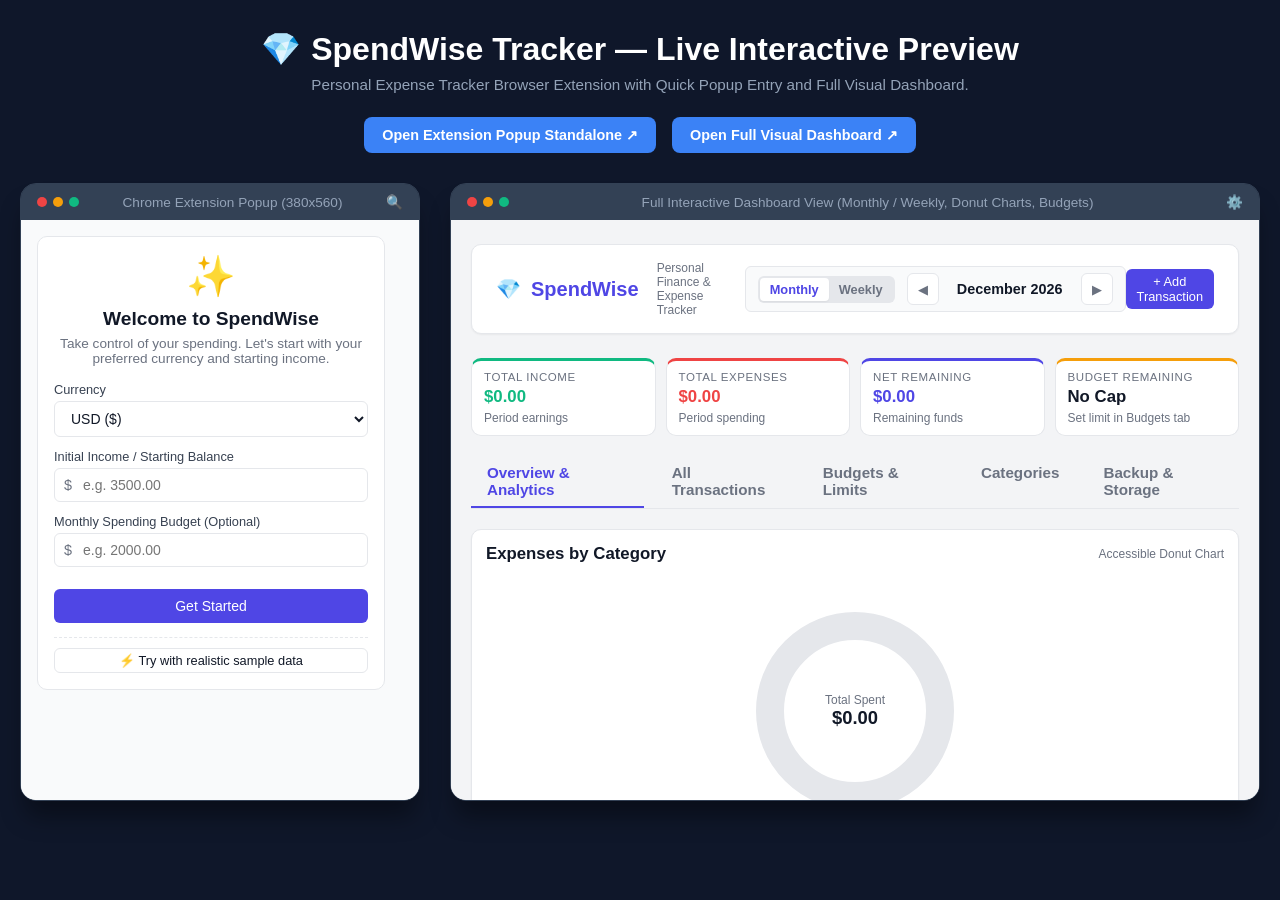
<file: index.html>
<!DOCTYPE html>
<html lang="en">
<head>
  <meta charset="UTF-8">
  <meta name="viewport" content="width=device-width, initial-scale=1.0">
  <title>SpendWise - Extension Preview & Interactive Testbench</title>
  <link rel="stylesheet" href="styles.css">
  <style>
    body {
      background: #0F172A;
      color: #F8FAFC;
      font-family: -apple-system, BlinkMacSystemFont, "Segoe UI", Roboto, sans-serif;
      padding: 30px 20px;
      margin: 0;
    }
    .preview-header {
      text-align: center;
      max-width: 800px;
      margin: 0 auto 30px auto;
    }
    .preview-header h1 {
      color: #fff;
      font-size: 2rem;
      margin-bottom: 8px;
      display: flex;
      align-items: center;
      justify-content: center;
      gap: 10px;
    }
    .preview-container {
      display: flex;
      flex-wrap: wrap;
      gap: 30px;
      justify-content: center;
      align-items: flex-start;
      max-width: 1400px;
      margin: 0 auto;
    }
    .frame-card {
      background: #1E293B;
      border: 1px solid #334155;
      border-radius: 16px;
      overflow: hidden;
      box-shadow: 0 20px 25px -5px rgba(0, 0, 0, 0.4);
      display: flex;
      flex-direction: column;
    }
    .frame-bar {
      background: #334155;
      padding: 10px 16px;
      display: flex;
      align-items: center;
      justify-content: space-between;
      font-size: 0.85rem;
      color: #94A3B8;
      font-weight: 500;
    }
    .dots {
      display: flex;
      gap: 6px;
    }
    .dot {
      width: 10px;
      height: 10px;
      border-radius: 50%;
      background: #64748B;
    }
    .dot-red { background: #EF4444; }
    .dot-yellow { background: #F59E0B; }
    .dot-green { background: #10B981; }

    iframe {
      border: none;
      background: #fff;
    }
    .links-bar {
      display: flex;
      justify-content: center;
      gap: 16px;
      margin-top: 24px;
    }
    .links-bar a {
      background: #3B82F6;
      color: #fff;
      text-decoration: none;
      padding: 10px 18px;
      border-radius: 8px;
      font-size: 0.9rem;
      font-weight: 600;
      transition: background 0.15s;
    }
    .links-bar a:hover {
      background: #2563EB;
    }
  </style>
</head>
<body>

  <div class="preview-header">
    <h1><span>💎</span> SpendWise Tracker — Live Interactive Preview</h1>
    <p style="color: #94A3B8; font-size: 0.95rem; margin-top: 6px;">
      Personal Expense Tracker Browser Extension with Quick Popup Entry and Full Visual Dashboard.
    </p>
    <div class="links-bar">
      <a href="popup.html" target="_blank">Open Extension Popup Standalone ↗</a>
      <a href="dashboard.html" target="_blank">Open Full Visual Dashboard ↗</a>
    </div>
  </div>

  <div class="preview-container">
    <!-- Popup Mockup Frame -->
    <div class="frame-card" style="width: 400px;">
      <div class="frame-bar">
        <div class="dots">
          <span class="dot dot-red"></span>
          <span class="dot dot-yellow"></span>
          <span class="dot dot-green"></span>
        </div>
        <span>Chrome Extension Popup (380x560)</span>
        <span>🔍</span>
      </div>
      <iframe src="popup.html" width="400" height="580"></iframe>
    </div>

    <!-- Dashboard Mockup Frame -->
    <div class="frame-card" style="flex: 1; min-width: 600px; max-width: 900px;">
      <div class="frame-bar">
        <div class="dots">
          <span class="dot dot-red"></span>
          <span class="dot dot-yellow"></span>
          <span class="dot dot-green"></span>
        </div>
        <span>Full Interactive Dashboard View (Monthly / Weekly, Donut Charts, Budgets)</span>
        <span>⚙️</span>
      </div>
      <iframe src="dashboard.html" width="100%" height="580"></iframe>
    </div>
  </div>

</body>
</html>
</file>
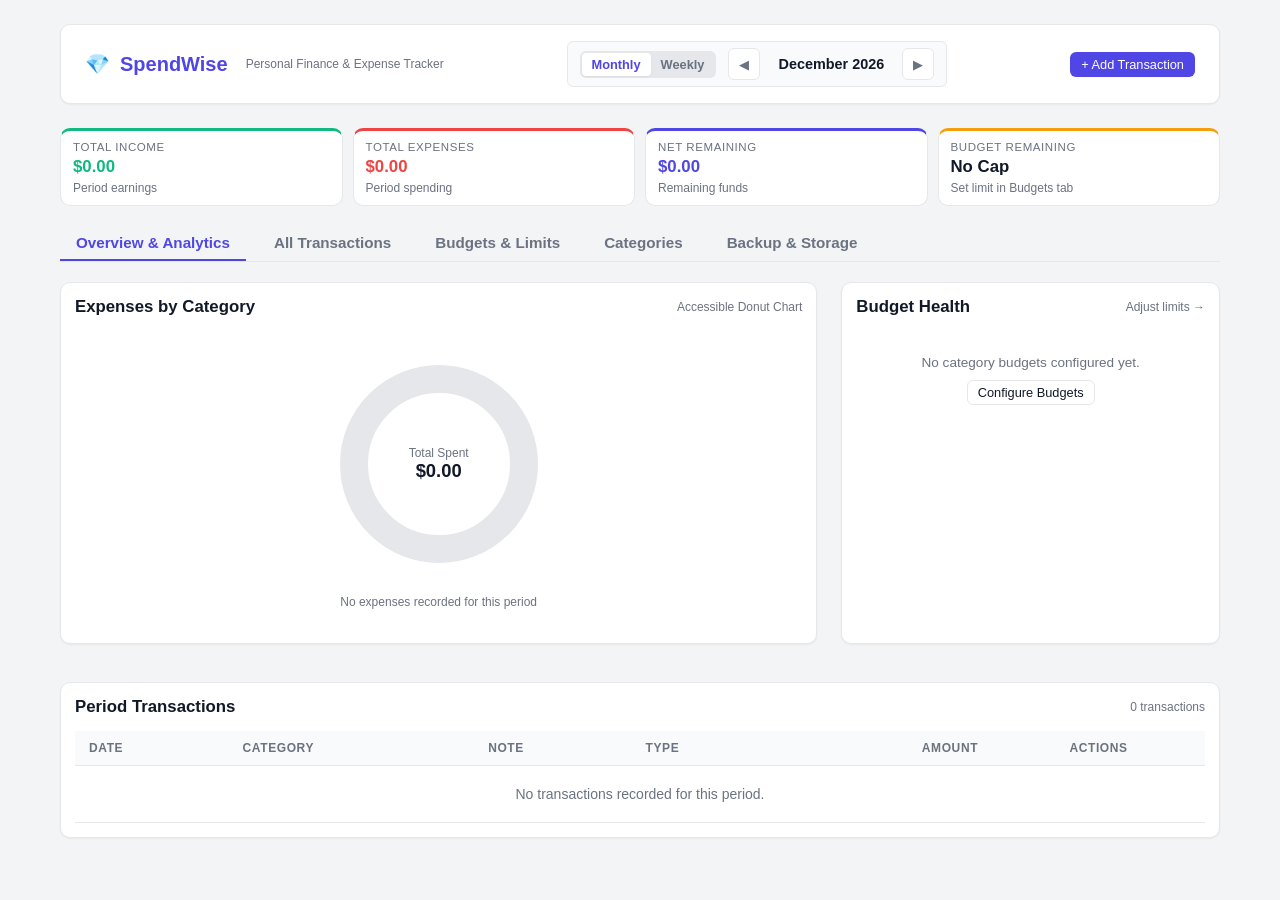
<file: dashboard.html>
<!DOCTYPE html>
<html lang="en">
<head>
  <meta charset="UTF-8">
  <meta name="viewport" content="width=device-width, initial-scale=1.0">
  <title>SpendWise - Personal Financial Dashboard</title>
  <link rel="stylesheet" href="styles.css">
  <style>
    body {
      background: #F3F4F6;
      color: var(--text-main);
      padding: 0;
      margin: 0;
      min-height: 100vh;
    }
    .layout-container {
      max-width: 1200px;
      margin: 0 auto;
      padding: 24px 20px;
    }
    .top-nav {
      display: flex;
      justify-content: space-between;
      align-items: center;
      background: #fff;
      padding: 16px 24px;
      border-radius: var(--radius-md);
      border: 1px solid var(--border);
      margin-bottom: 24px;
      box-shadow: var(--shadow-sm);
    }
    .nav-brand {
      display: flex;
      align-items: center;
      gap: 10px;
      font-size: 1.25rem;
      font-weight: 700;
      color: var(--primary);
    }
    .period-controls {
      display: flex;
      align-items: center;
      gap: 12px;
      background: #F9FAFB;
      padding: 6px 12px;
      border-radius: var(--radius-sm);
      border: 1px solid var(--border);
    }
    .period-view-toggle {
      display: flex;
      background: #E5E7EB;
      padding: 2px;
      border-radius: 6px;
    }
    .period-view-btn {
      border: none;
      background: transparent;
      padding: 4px 10px;
      font-size: 0.8rem;
      font-weight: 600;
      cursor: pointer;
      border-radius: 4px;
      color: var(--text-muted);
    }
    .period-view-btn.active {
      background: #fff;
      color: var(--primary);
      box-shadow: var(--shadow-sm);
    }

    .dashboard-grid {
      display: grid;
      grid-template-columns: 2fr 1fr;
      gap: 24px;
      margin-bottom: 24px;
    }
    @media (max-width: 900px) {
      .dashboard-grid {
        grid-template-columns: 1fr;
      }
    }

    /* Charts & Donut */
    .chart-box {
      display: flex;
      flex-direction: column;
      align-items: center;
      justify-content: center;
      padding: 20px;
      min-height: 280px;
    }
    .chart-container {
      position: relative;
      width: 230px;
      height: 230px;
      margin-bottom: 16px;
    }
    .chart-center-text {
      position: absolute;
      top: 50%;
      left: 50%;
      transform: translate(-50%, -50%);
      text-align: center;
      pointer-events: none;
    }
    .chart-legend {
      display: flex;
      flex-wrap: wrap;
      gap: 12px;
      justify-content: center;
      width: 100%;
    }
    .legend-item {
      display: flex;
      align-items: center;
      gap: 6px;
      font-size: 0.82rem;
      background: #F9FAFB;
      padding: 4px 10px;
      border-radius: 999px;
      border: 1px solid var(--border);
    }
    .legend-color-dot {
      width: 10px;
      height: 10px;
      border-radius: 50%;
    }

    /* Budget tracker card */
    .budget-item {
      margin-bottom: 14px;
      padding-bottom: 12px;
      border-bottom: 1px solid #F3F4F6;
    }
    .budget-item:last-child {
      border-bottom: none;
      margin-bottom: 0;
      padding-bottom: 0;
    }
    .budget-meta {
      display: flex;
      justify-content: space-between;
      font-size: 0.85rem;
      margin-bottom: 4px;
    }

    /* Tabs */
    .nav-tabs {
      display: flex;
      gap: 12px;
      border-bottom: 1px solid var(--border);
      margin-bottom: 20px;
    }
    .nav-tab {
      padding: 8px 16px;
      font-size: 0.95rem;
      font-weight: 600;
      color: var(--text-muted);
      cursor: pointer;
      border-bottom: 2px solid transparent;
      transition: all 0.15s ease;
    }
    .nav-tab.active {
      color: var(--primary);
      border-color: var(--primary);
    }

    /* Table */
    .table-responsive {
      overflow-x: auto;
    }
    table {
      width: 100%;
      border-collapse: collapse;
      text-align: left;
      font-size: 0.875rem;
    }
    th {
      background: #F9FAFB;
      padding: 10px 14px;
      font-weight: 600;
      color: var(--text-muted);
      border-bottom: 1px solid var(--border);
      text-transform: uppercase;
      font-size: 0.75rem;
      letter-spacing: 0.05em;
    }
    td {
      padding: 12px 14px;
      border-bottom: 1px solid var(--border);
      vertical-align: middle;
    }
    tr:hover td {
      background: #FDFDFD;
    }

    .filter-bar {
      display: flex;
      flex-wrap: wrap;
      gap: 10px;
      align-items: center;
      margin-bottom: 16px;
    }

    /* Category cards list */
    .category-grid {
      display: grid;
      grid-template-columns: repeat(auto-fill, minmax(220px, 1fr));
      gap: 14px;
    }
    .category-card {
      background: #fff;
      border: 1px solid var(--border);
      border-radius: var(--radius-sm);
      padding: 14px;
      display: flex;
      align-items: center;
      justify-content: space-between;
    }
  </style>
</head>
<body>

  <div class="layout-container">
    <!-- Top Navigation -->
    <header class="top-nav">
      <div class="nav-brand">
        <span>💎</span> SpendWise
        <span class="text-xs text-muted" style="font-weight: normal; margin-left: 8px;">Personal Finance & Expense Tracker</span>
      </div>

      <div class="period-controls">
        <div class="period-view-toggle">
          <button class="period-view-btn active" id="btnViewMonthly">Monthly</button>
          <button class="period-view-btn" id="btnViewWeekly">Weekly</button>
        </div>
        <div style="display: flex; align-items: center; gap: 6px;">
          <button class="btn-icon" id="btnPrevPeriod" title="Previous Period">◀</button>
          <span id="currentPeriodLabel" style="font-weight: 600; font-size: 0.9rem; min-width: 130px; text-align: center;">November 2026</span>
          <button class="btn-icon" id="btnNextPeriod" title="Next Period">▶</button>
        </div>
      </div>

      <div style="display: flex; gap: 8px;">
        <button id="btnQuickAddModal" class="btn btn-primary btn-sm">+ Add Transaction</button>
      </div>
    </header>

    <!-- Top Alerts & Sample Data Warning -->
    <div id="dashSampleNotice" class="alert alert-info" style="display: none; justify-content: space-between; align-items: center;">
      <span>💡 You are previewing SpendWise with realistic sample transactions. You can test and inspect all features safely!</span>
      <div>
        <button id="dashBtnClearSample" class="btn btn-secondary btn-sm" style="font-size: 0.78rem;">Clear Sample Data</button>
      </div>
    </div>

    <div id="dashBudgetWarning" class="alert alert-warning" style="display: none;">
      <span id="dashBudgetText">⚠️ Budget Notice: You are nearing your set limit for this period.</span>
    </div>

    <!-- Summary Metrics -->
    <div class="summary-grid" style="grid-template-columns: repeat(4, 1fr); margin-bottom: 20px;">
      <div class="summary-card income">
        <div class="summary-title">Total Income</div>
        <div class="summary-amount" id="dIncome">$0.00</div>
        <div class="text-xs text-muted" id="dIncomeSub" style="margin-top: 4px;">Period earnings</div>
      </div>
      <div class="summary-card expense">
        <div class="summary-title">Total Expenses</div>
        <div class="summary-amount" id="dExpense">$0.00</div>
        <div class="text-xs text-muted" id="dExpenseSub" style="margin-top: 4px;">Period spending</div>
      </div>
      <div class="summary-card balance">
        <div class="summary-title">Net Remaining</div>
        <div class="summary-amount" id="dBalance">$0.00</div>
        <div class="text-xs text-muted" id="dBalanceSub" style="margin-top: 4px;">Remaining funds</div>
      </div>
      <div class="summary-card" style="border-top: 3px solid var(--warning);">
        <div class="summary-title">Budget Remaining</div>
        <div class="summary-amount" id="dBudgetLeft">$0.00</div>
        <div class="text-xs text-muted" id="dBudgetCap" style="margin-top: 4px;">Cap: $0.00</div>
      </div>
    </div>

    <!-- Main Navigation Tabs -->
    <div class="nav-tabs">
      <div class="nav-tab active" data-tab="tab-overview">Overview & Analytics</div>
      <div class="nav-tab" data-tab="tab-transactions">All Transactions</div>
      <div class="nav-tab" data-tab="tab-budgets">Budgets & Limits</div>
      <div class="nav-tab" data-tab="tab-categories">Categories</div>
      <div class="nav-tab" data-tab="tab-settings">Backup & Storage</div>
    </div>

    <!-- TAB 1: OVERVIEW & ANALYTICS -->
    <div id="tab-overview" class="tab-pane active">
      <div class="dashboard-grid">
        <!-- Donut Chart & Category Breakdown -->
        <div class="card">
          <div style="display: flex; justify-content: space-between; align-items: center; margin-bottom: 12px;">
            <h3 style="font-size: 1.05rem;">Expenses by Category</h3>
            <span class="text-xs text-muted">Accessible Donut Chart</span>
          </div>

          <div class="chart-box">
            <div class="chart-container">
              <canvas id="categoryDonutCanvas" width="230" height="230"></canvas>
              <div class="chart-center-text">
                <div class="text-xs text-muted">Total Spent</div>
                <div id="donutCenterTotal" style="font-size: 1.15rem; font-weight: 700; color: var(--text-main);">$0.00</div>
              </div>
            </div>
            <!-- Dynamic Accessible Legend with labels, percentage, and exact amounts -->
            <div class="chart-legend" id="chartLegend"></div>
          </div>
        </div>

        <!-- Budget & Spending Snapshot -->
        <div class="card">
          <div style="display: flex; justify-content: space-between; align-items: center; margin-bottom: 14px;">
            <h3 style="font-size: 1.05rem;">Budget Health</h3>
            <a href="#" class="text-xs text-muted" id="linkToBudgets" style="text-decoration: none;">Adjust limits →</a>
          </div>

          <div id="budgetProgressList">
            <!-- Dynamic Category Budgets & Warnings -->
          </div>
        </div>
      </div>

      <!-- Quick Recent Overview -->
      <div class="card">
        <div style="display: flex; justify-content: space-between; align-items: center; margin-bottom: 14px;">
          <h3 style="font-size: 1.05rem;">Period Transactions</h3>
          <span class="text-xs text-muted" id="periodTxCount">0 items</span>
        </div>
        <div class="table-responsive">
          <table id="overviewTable">
            <thead>
              <tr>
                <th>Date</th>
                <th>Category</th>
                <th>Note</th>
                <th>Type</th>
                <th style="text-align: right;">Amount</th>
                <th style="text-align: center;">Actions</th>
              </tr>
            </thead>
            <tbody id="overviewTableBody"></tbody>
          </table>
        </div>
      </div>
    </div>

    <!-- TAB 2: TRANSACTIONS LIST -->
    <div id="tab-transactions" class="tab-pane" style="display: none;">
      <div class="card">
        <!-- Filter and Search Bar -->
        <div class="filter-bar">
          <input type="text" id="filterSearch" class="form-input" placeholder="Search notes or categories..." style="max-width: 260px;">
          <select id="filterType" class="form-select" style="max-width: 140px;">
            <option value="all">All Types</option>
            <option value="expense">Expenses Only</option>
            <option value="income">Income Only</option>
          </select>
          <select id="filterCategory" class="form-select" style="max-width: 180px;">
            <option value="all">All Categories</option>
          </select>
          <button id="btnResetFilters" class="btn btn-secondary btn-sm">Reset</button>
          <div style="margin-left: auto; display: flex; gap: 8px;">
            <button id="btnExportCsv" class="btn btn-secondary btn-sm">📥 Export CSV</button>
            <button id="btnNewTxTab" class="btn btn-primary btn-sm">+ Add Transaction</button>
          </div>
        </div>

        <div class="table-responsive">
          <table>
            <thead>
              <tr>
                <th>Date</th>
                <th>Type</th>
                <th>Category</th>
                <th>Note / Description</th>
                <th>Recurring</th>
                <th style="text-align: right;">Amount</th>
                <th style="text-align: center;">Actions</th>
              </tr>
            </thead>
            <tbody id="fullTransactionsTableBody"></tbody>
          </table>
        </div>
      </div>
    </div>

    <!-- TAB 3: BUDGETS & LIMITS -->
    <div id="tab-budgets" class="tab-pane" style="display: none;">
      <div class="dashboard-grid">
        <div class="card">
          <h3 style="font-size: 1.05rem; margin-bottom: 12px;">Monthly Category Budgets</h3>
          <p class="text-sm text-muted" style="margin-bottom: 16px;">
            Set planned spending ceilings for each category. SpendWise tracks consumption in real time and flags warning badges when you reach 80% or exceed 100%.
          </p>

          <form id="categoryBudgetsForm">
            <div id="categoryBudgetInputs"></div>
            <button type="submit" class="btn btn-primary" style="margin-top: 14px;">Save Category Budgets</button>
          </form>
        </div>

        <div class="card">
          <h3 style="font-size: 1.05rem; margin-bottom: 12px;">Overall Monthly Cap</h3>
          <p class="text-sm text-muted" style="margin-bottom: 14px;">
            Total combined monthly expense ceiling across all categories.
          </p>
          <form id="overallBudgetForm">
            <div class="form-group">
              <label class="form-label">Overall Monthly Limit</label>
              <div class="input-with-symbol">
                <span class="currency-addon" id="budgetOverallSymbol">$</span>
                <input type="number" step="1" min="0" id="inputOverallBudget" class="form-input" placeholder="e.g. 2500">
              </div>
            </div>
            <button type="submit" class="btn btn-primary btn-sm">Update Overall Limit</button>
          </form>

          <div style="margin-top: 24px; padding: 14px; background: #F9FAFB; border-radius: var(--radius-sm); border: 1px solid var(--border);">
            <div class="font-medium text-sm" style="margin-bottom: 4px;">💡 Gentle Warning Thresholds</div>
            <p class="text-xs text-muted">
              • <strong>Safe (Green)</strong>: Under 80% of limit.<br>
              • <strong>Approaching (Amber)</strong>: 80% to 99% of limit.<br>
              • <strong>Exceeded (Red)</strong>: 100% or higher.
            </p>
          </div>
        </div>
      </div>
    </div>

    <!-- TAB 4: CATEGORIES MANAGEMENT -->
    <div id="tab-categories" class="tab-pane" style="display: none;">
      <div class="card" style="margin-bottom: 20px;">
        <div style="display: flex; justify-content: space-between; align-items: center; margin-bottom: 14px;">
          <div>
            <h3 style="font-size: 1.05rem;">Categories Management</h3>
            <p class="text-sm text-muted">Create custom categories with icons and colors, or edit existing ones.</p>
          </div>
          <button id="btnOpenNewCategoryModal" class="btn btn-primary btn-sm">+ Create New Category</button>
        </div>

        <div class="category-grid" id="categoryManagementList"></div>
      </div>
    </div>

    <!-- TAB 5: BACKUP & STORAGE -->
    <div id="tab-settings" class="tab-pane" style="display: none;">
      <div class="dashboard-grid">
        <div class="card">
          <h3 style="font-size: 1.05rem; margin-bottom: 12px;">Local Storage & Privacy</h3>
          <p class="text-sm text-muted" style="margin-bottom: 14px;">
            <strong>Where is my data stored?</strong> SpendWise uses your browser's sandboxed local storage (<code style="background:#e5e7eb; padding:2px 4px; border-radius:4px;">chrome.storage.local</code> or browser <code style="background:#e5e7eb; padding:2px 4px; border-radius:4px;">localStorage</code>).
          </p>
          <p class="text-sm text-muted" style="margin-bottom: 14px;">
            No accounts, no external tracking, and zero cloud transmission. Everything stays private on your physical device.
          </p>

          <div class="form-group" style="margin-top: 20px;">
            <label class="form-label">Currency Preference</label>
            <select id="settingsCurrency" class="form-select" style="max-width: 240px;">
              <option value="USD">USD ($)</option>
              <option value="EUR">EUR (€)</option>
              <option value="GBP">GBP (£)</option>
              <option value="INR">INR (₹)</option>
              <option value="CAD">CAD (CA$)</option>
              <option value="AUD">AUD (AU$)</option>
              <option value="JPY">JPY (¥)</option>
              <option value="CHF">CHF (CHF)</option>
              <option value="BRL">BRL (R$)</option>
            </select>
          </div>

          <button id="btnSaveCurrency" class="btn btn-primary btn-sm">Save Currency</button>
        </div>

        <div class="card">
          <h3 style="font-size: 1.05rem; margin-bottom: 12px;">Backup & Data Portability</h3>
          <p class="text-sm text-muted" style="margin-bottom: 16px;">
            Export a full JSON backup of your transactions, categories, and budgets, or restore from a previous file.
          </p>

          <div style="display: flex; flex-direction: column; gap: 10px;">
            <button id="btnDownloadBackup" class="btn btn-secondary">💾 Export Full Backup (JSON)</button>
            <button id="btnDownloadCsv2" class="btn btn-secondary">📊 Export Transactions (CSV)</button>

            <div style="margin-top: 10px; padding-top: 12px; border-top: 1px solid var(--border);">
              <label class="form-label">Restore from Backup File</label>
              <input type="file" id="fileRestore" accept=".json" class="form-input" style="padding: 6px;">
            </div>

            <div style="margin-top: 20px; padding-top: 12px; border-top: 1px dashed var(--border);">
              <label class="form-label" style="color: var(--danger);">Danger Zone</label>
              <div style="display: flex; gap: 8px;">
                <button id="btnLoadSampleDataDash" class="btn btn-secondary btn-sm">⚡ Load Realistic Sample Data</button>
                <button id="btnClearAllData" class="btn btn-danger btn-sm">🗑️ Reset All Data</button>
              </div>
            </div>
          </div>
        </div>
      </div>
    </div>
  </div>

  <!-- MODAL: ADD / EDIT TRANSACTION -->
  <div id="txModal" class="modal-overlay" style="display: none;">
    <div class="modal-content">
      <div style="display: flex; justify-content: space-between; align-items: center; margin-bottom: 16px;">
        <h3 id="txModalTitle" style="font-size: 1.15rem;">Add Transaction</h3>
        <button id="btnCloseTxModal" class="btn-icon">✕</button>
      </div>

      <form id="modalTxForm">
        <input type="hidden" id="modalTxId">
        <div class="type-toggle-group">
          <button type="button" class="type-toggle-btn active expense" id="modalTabExpense">Expense</button>
          <button type="button" class="type-toggle-btn" id="modalTabIncome">Income</button>
        </div>

        <div class="form-row">
          <div class="form-group" style="flex: 1.2;">
            <label class="form-label">Amount</label>
            <div class="input-with-symbol">
              <span class="currency-addon" id="modalCurrencySymbol">$</span>
              <input type="number" id="modalTxAmount" class="form-input" step="0.01" min="0.01" placeholder="0.00" required>
            </div>
          </div>
          <div class="form-group" style="flex: 1;">
            <label class="form-label">Date</label>
            <input type="date" id="modalTxDate" class="form-input" required>
          </div>
        </div>

        <div class="form-group">
          <label class="form-label">Category</label>
          <select id="modalTxCategory" class="form-select" required></select>
        </div>

        <div class="form-group">
          <label class="form-label">Note / Description</label>
          <input type="text" id="modalTxNote" class="form-input" placeholder="e.g. Groceries at Trader Joe's">
        </div>

        <div class="form-group">
          <label style="display: flex; align-items: center; gap: 6px; font-size: 0.85rem; cursor: pointer;">
            <input type="checkbox" id="modalTxRecurring"> Mark as recurring (salary, rent, subscription)
          </label>
        </div>

        <div style="display: flex; justify-content: flex-end; gap: 8px; margin-top: 20px;">
          <button type="button" id="btnCancelTxModal" class="btn btn-secondary">Cancel</button>
          <button type="submit" id="btnSaveTxModal" class="btn btn-primary">Save Transaction</button>
        </div>
      </form>
    </div>
  </div>

  <!-- MODAL: ADD / EDIT CATEGORY -->
  <div id="categoryModal" class="modal-overlay" style="display: none;">
    <div class="modal-content">
      <div style="display: flex; justify-content: space-between; align-items: center; margin-bottom: 16px;">
        <h3 id="catModalTitle" style="font-size: 1.15rem;">Add Category</h3>
        <button id="btnCloseCatModal" class="btn-icon">✕</button>
      </div>

      <form id="modalCategoryForm">
        <input type="hidden" id="modalCatId">

        <div class="form-group">
          <label class="form-label">Category Name</label>
          <input type="text" id="modalCatName" class="form-input" placeholder="e.g. Pet Care, Subscriptions" required>
        </div>

        <div class="form-row">
          <div class="form-group" style="flex: 1;">
            <label class="form-label">Icon (Emoji)</label>
            <input type="text" id="modalCatIcon" class="form-input" placeholder="🐾" maxlength="4" required>
          </div>
          <div class="form-group" style="flex: 1;">
            <label class="form-label">Color</label>
            <input type="color" id="modalCatColor" class="form-input" value="#4F46E5" style="height: 38px; padding: 2px;">
          </div>
        </div>

        <div class="form-group">
          <label class="form-label">Type</label>
          <select id="modalCatType" class="form-select">
            <option value="expense">Expense Category</option>
            <option value="income">Income Category</option>
          </select>
        </div>

        <div style="display: flex; justify-content: flex-end; gap: 8px; margin-top: 20px;">
          <button type="button" id="btnCancelCatModal" class="btn btn-secondary">Cancel</button>
          <button type="submit" class="btn btn-primary">Save Category</button>
        </div>
      </form>
    </div>
  </div>

  <script src="storage.js"></script>
  <script src="dashboard.js"></script>
</body>
</html>
</file>
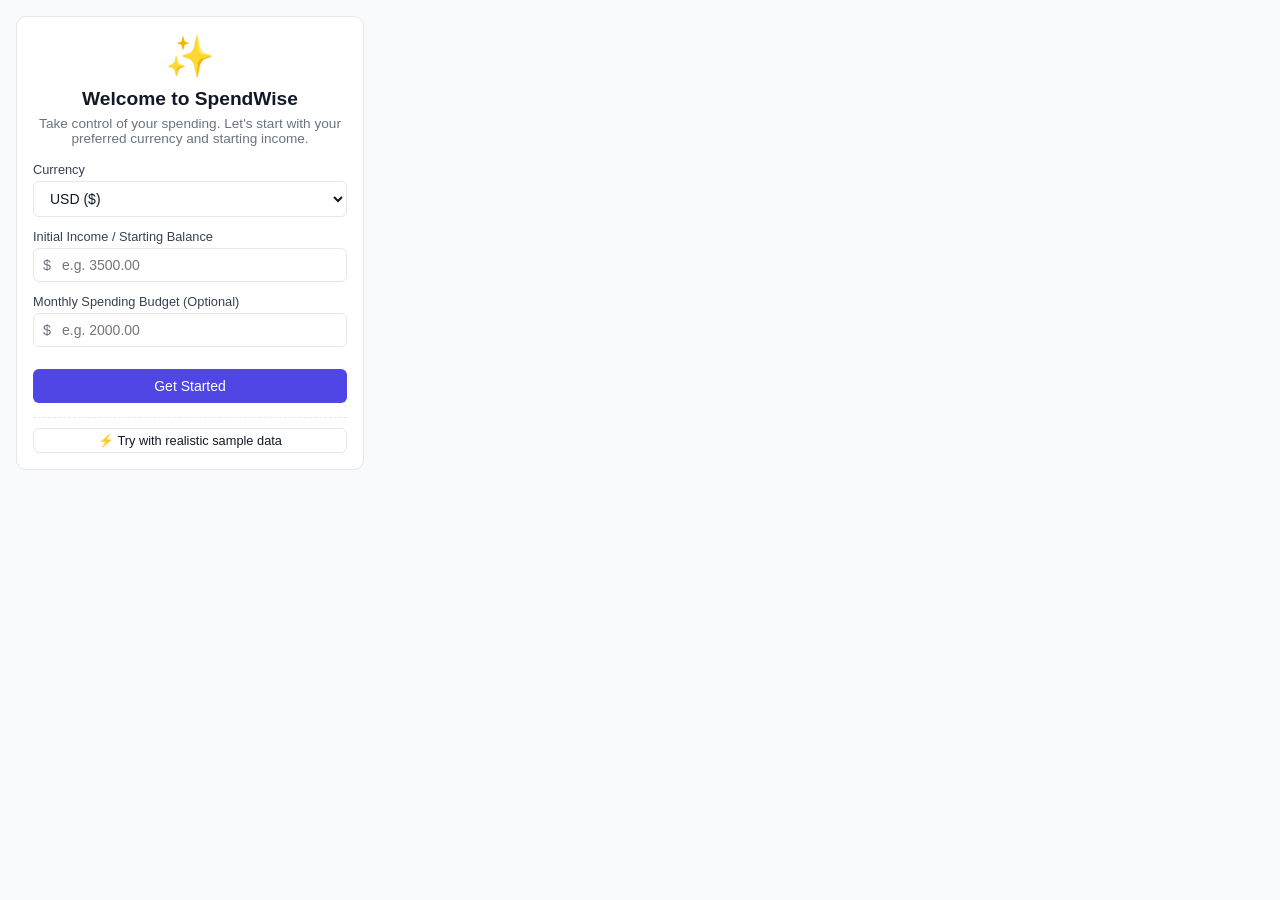
<file: popup.html>
<!DOCTYPE html>
<html lang="en">
<head>
  <meta charset="UTF-8">
  <meta name="viewport" content="width=device-width, initial-scale=1.0">
  <title>SpendWise Tracker</title>
  <link rel="stylesheet" href="styles.css">
  <style>
    .header-bar {
      display: flex;
      justify-content: space-between;
      align-items: center;
      margin-bottom: 12px;
    }
    .brand-title {
      display: flex;
      align-items: center;
      gap: 6px;
      font-size: 1.05rem;
      font-weight: 700;
      color: var(--primary);
    }
    .header-actions {
      display: flex;
      gap: 6px;
    }
    .quick-entry-card {
      border: 1px solid var(--border);
      border-radius: var(--radius-md);
      padding: 12px;
      background: #fff;
      margin-bottom: 12px;
    }
    .category-scroll {
      display: flex;
      gap: 6px;
      overflow-x: auto;
      padding-bottom: 4px;
      margin-bottom: 8px;
    }
    .category-chip {
      display: inline-flex;
      align-items: center;
      gap: 4px;
      padding: 4px 8px;
      border-radius: 999px;
      font-size: 0.75rem;
      border: 1px solid var(--border);
      background: #fff;
      cursor: pointer;
      white-space: nowrap;
      user-select: none;
    }
    .category-chip.selected {
      background: var(--primary-light);
      border-color: var(--primary);
      color: var(--primary);
      font-weight: 600;
    }
    .onboarding-card {
      background: #fff;
      border-radius: var(--radius-md);
      padding: 16px;
      text-align: center;
      border: 1px solid var(--border);
    }
    .onboarding-icon {
      font-size: 2.5rem;
      margin-bottom: 8px;
    }
    .form-row {
      display: flex;
      gap: 8px;
    }
    .form-row .form-group {
      flex: 1;
    }
  </style>
</head>
<body class="popup-body">

  <!-- First-launch Onboarding Screen -->
  <div id="onboardingScreen" style="display: none;">
    <div class="onboarding-card">
      <div class="onboarding-icon">✨</div>
      <h2 style="font-size: 1.2rem; margin-bottom: 6px;">Welcome to SpendWise</h2>
      <p class="text-sm text-muted" style="margin-bottom: 16px;">
        Take control of your spending. Let's start with your preferred currency and starting income.
      </p>

      <form id="onboardingForm">
        <div class="form-group" style="text-align: left;">
          <label class="form-label">Currency</label>
          <select id="onboardCurrency" class="form-select">
            <option value="USD">USD ($)</option>
            <option value="EUR">EUR (€)</option>
            <option value="GBP">GBP (£)</option>
            <option value="INR">INR (₹)</option>
            <option value="CAD">CAD (CA$)</option>
            <option value="AUD">AUD (AU$)</option>
            <option value="JPY">JPY (¥)</option>
            <option value="CHF">CHF (CHF)</option>
            <option value="BRL">BRL (R$)</option>
          </select>
        </div>

        <div class="form-group" style="text-align: left;">
          <label class="form-label">Initial Income / Starting Balance</label>
          <div class="input-with-symbol">
            <span class="currency-addon" id="onboardCurrencySymbol">$</span>
            <input type="number" step="0.01" min="0" id="onboardIncome" class="form-input" placeholder="e.g. 3500.00" required>
          </div>
        </div>

        <div class="form-group" style="text-align: left;">
          <label class="form-label">Monthly Spending Budget (Optional)</label>
          <div class="input-with-symbol">
            <span class="currency-addon" id="onboardBudgetSymbol">$</span>
            <input type="number" step="0.01" min="0" id="onboardBudget" class="form-input" placeholder="e.g. 2000.00">
          </div>
        </div>

        <button type="submit" class="btn btn-primary" style="width: 100%; margin-top: 10px;">
          Get Started
        </button>

        <div style="margin-top: 14px; padding-top: 10px; border-top: 1px dashed var(--border);">
          <button type="button" id="btnLoadSampleData" class="btn btn-secondary btn-sm" style="width: 100%;">
            ⚡ Try with realistic sample data
          </button>
        </div>
      </form>
    </div>
  </div>

  <!-- Main Popup Screen -->
  <div id="mainScreen" style="display: none;">
    <!-- Header -->
    <div class="header-bar">
      <div class="brand-title">
        <span>💎</span> SpendWise
      </div>
      <div class="header-actions">
        <button id="btnOpenDashboard" class="btn btn-secondary btn-sm" title="Open Full Dashboard">
          📊 Dashboard ↗
        </button>
      </div>
    </div>

    <!-- Active Sample Banner -->
    <div id="sampleNotice" class="alert alert-info" style="display: none; padding: 6px 10px; font-size: 0.75rem; justify-content: space-between; align-items: center;">
      <span>Viewing sample preview data</span>
      <button id="btnClearSample" style="background: none; border: none; color: #1E40AF; text-decoration: underline; cursor: pointer; font-size: 0.75rem;">Clear Sample</button>
    </div>

    <!-- Budget Warning Alert Banner -->
    <div id="budgetWarning" class="alert alert-warning" style="display: none;">
      <span id="budgetWarningText">⚠️ You have reached 85% of your monthly budget.</span>
    </div>

    <!-- Summary Balance Cards -->
    <div class="summary-grid">
      <div class="summary-card income">
        <div class="summary-title">Income</div>
        <div class="summary-amount" id="sumIncome">$0.00</div>
      </div>
      <div class="summary-card expense">
        <div class="summary-title">Expenses</div>
        <div class="summary-amount" id="sumExpense">$0.00</div>
      </div>
      <div class="summary-card balance">
        <div class="summary-title">Balance</div>
        <div class="summary-amount" id="sumBalance">$0.00</div>
      </div>
    </div>

    <!-- Quick Add Transaction Form -->
    <div class="quick-entry-card">
      <div class="type-toggle-group">
        <button type="button" class="type-toggle-btn active expense" id="tabExpense">Expense</button>
        <button type="button" class="type-toggle-btn" id="tabIncome">Income</button>
      </div>

      <form id="txForm">
        <div class="form-row">
          <div class="form-group" style="flex: 1.2;">
            <label class="form-label">Amount</label>
            <div class="input-with-symbol">
              <span class="currency-addon" id="entryCurrencySymbol">$</span>
              <input type="number" id="txAmount" class="form-input" step="0.01" min="0.01" placeholder="0.00" required>
            </div>
          </div>
          <div class="form-group" style="flex: 1;">
            <label class="form-label">Date</label>
            <input type="date" id="txDate" class="form-input" required>
          </div>
        </div>

        <div class="form-group">
          <label class="form-label">Category</label>
          <div class="category-scroll" id="categoryChips"></div>
          <input type="hidden" id="txCategory" required>
        </div>

        <div class="form-group">
          <label class="form-label">Note / Description (Optional)</label>
          <input type="text" id="txNote" class="form-input" placeholder="e.g. Lunch with team">
        </div>

        <div style="display: flex; justify-content: space-between; align-items: center; margin-bottom: 12px;">
          <label style="display: flex; align-items: center; gap: 6px; font-size: 0.8rem; cursor: pointer; color: var(--text-muted);">
            <input type="checkbox" id="txRecurring"> Recurring monthly
          </label>
        </div>

        <button type="submit" id="btnSubmitTx" class="btn btn-primary" style="width: 100%;">
          + Add Expense
        </button>
      </form>
    </div>

    <!-- Recent Transactions Header -->
    <div style="display: flex; justify-content: space-between; align-items: center; margin-bottom: 8px;">
      <h3 style="font-size: 0.88rem;">Recent Activity</h3>
      <a href="dashboard.html" target="_blank" class="text-xs text-muted" style="text-decoration: none;">View All & Filter →</a>
    </div>

    <!-- Recent Transactions List -->
    <div class="tx-list" id="recentTxList"></div>
  </div>

  <script src="storage.js"></script>
  <script src="popup.js"></script>
</body>
</html>
</file>
<file: styles.css>
:root {
  --primary: #4F46E5;
  --primary-hover: #4338CA;
  --primary-light: #EEF2FF;
  --success: #10B981;
  --success-light: #ECFDF5;
  --danger: #EF4444;
  --danger-light: #FEF2F2;
  --warning: #F59E0B;
  --warning-light: #FFFBEB;
  --text-main: #111827;
  --text-muted: #6B7280;
  --border: #E5E7EB;
  --card-bg: #FFFFFF;
  --bg-subtle: #F9FAFB;
  --radius-sm: 6px;
  --radius-md: 10px;
  --radius-lg: 14px;
  --shadow-sm: 0 1px 2px 0 rgba(0, 0, 0, 0.05);
  --shadow-md: 0 4px 6px -1px rgba(0, 0, 0, 0.1), 0 2px 4px -1px rgba(0, 0, 0, 0.06);
  --font-sans: -apple-system, BlinkMacSystemFont, "Segoe UI", Roboto, Helvetica, Arial, sans-serif;
}

* {
  box-sizing: border-box;
  margin: 0;
  padding: 0;
}

body {
  font-family: var(--font-sans);
  background: var(--bg-subtle);
  color: var(--text-main);
  -webkit-font-smoothing: antialiased;
}

/* Extension Popup Dimensions */
.popup-body {
  width: 380px;
  min-height: 540px;
  max-height: 600px;
  overflow-y: auto;
  padding: 16px;
}

/* Typography & General */
h1, h2, h3, h4 {
  font-weight: 600;
  color: var(--text-main);
}

.text-muted { color: var(--text-muted); }
.text-sm { font-size: 0.85rem; }
.text-xs { font-size: 0.75rem; }
.font-medium { font-weight: 500; }
.font-bold { font-weight: 700; }

.badge {
  display: inline-flex;
  align-items: center;
  padding: 2px 8px;
  border-radius: 9999px;
  font-size: 0.75rem;
  font-weight: 500;
}
.badge-income { background: var(--success-light); color: var(--success); }
.badge-expense { background: var(--danger-light); color: var(--danger); }
.badge-sample { background: #F3F4F6; color: #4B5563; border: 1px dashed #D1D5DB; }

/* Buttons */
.btn {
  display: inline-flex;
  align-items: center;
  justify-content: center;
  gap: 6px;
  padding: 8px 14px;
  border-radius: var(--radius-sm);
  font-size: 0.875rem;
  font-weight: 500;
  cursor: pointer;
  border: 1px solid transparent;
  transition: all 0.15s ease-in-out;
  text-decoration: none;
}

.btn-primary {
  background: var(--primary);
  color: #fff;
}
.btn-primary:hover {
  background: var(--primary-hover);
}

.btn-secondary {
  background: #fff;
  border-color: var(--border);
  color: var(--text-main);
}
.btn-secondary:hover {
  background: var(--bg-subtle);
  border-color: #D1D5DB;
}

.btn-danger {
  background: var(--danger-light);
  color: var(--danger);
}
.btn-danger:hover {
  background: #FEE2E2;
}

.btn-sm {
  padding: 4px 10px;
  font-size: 0.8rem;
}

.btn-icon {
  width: 32px;
  height: 32px;
  padding: 0;
  border-radius: 6px;
  display: inline-flex;
  align-items: center;
  justify-content: center;
  border: 1px solid var(--border);
  background: #fff;
  cursor: pointer;
  color: var(--text-muted);
}
.btn-icon:hover {
  background: var(--bg-subtle);
  color: var(--text-main);
}

/* Forms & Inputs */
.form-group {
  margin-bottom: 12px;
}

.form-label {
  display: block;
  font-size: 0.8rem;
  font-weight: 500;
  margin-bottom: 4px;
  color: #374151;
}

.form-input, .form-select {
  width: 100%;
  padding: 8px 12px;
  border: 1px solid var(--border);
  border-radius: var(--radius-sm);
  font-size: 0.875rem;
  background: #fff;
  color: var(--text-main);
  outline: none;
  transition: border-color 0.15s;
}

.form-input:focus, .form-select:focus {
  border-color: var(--primary);
  box-shadow: 0 0 0 2px var(--primary-light);
}

.input-with-symbol {
  position: relative;
  display: flex;
  align-items: center;
}
.currency-addon {
  position: absolute;
  left: 10px;
  color: var(--text-muted);
  font-weight: 500;
  font-size: 0.9rem;
}
.input-with-symbol input {
  padding-left: 28px;
}

/* Cards & Summary */
.card {
  background: var(--card-bg);
  border-radius: var(--radius-md);
  padding: 14px;
  border: 1px solid var(--border);
  margin-bottom: 14px;
  box-shadow: var(--shadow-sm);
}

.summary-grid {
  display: grid;
  grid-template-columns: repeat(3, 1fr);
  gap: 10px;
  margin-bottom: 14px;
}

.summary-card {
  background: #fff;
  border: 1px solid var(--border);
  border-radius: var(--radius-md);
  padding: 10px 12px;
  text-align: left;
}

.summary-card.income { border-top: 3px solid var(--success); }
.summary-card.expense { border-top: 3px solid var(--danger); }
.summary-card.balance { border-top: 3px solid var(--primary); }

.summary-title {
  font-size: 0.72rem;
  text-transform: uppercase;
  letter-spacing: 0.05em;
  color: var(--text-muted);
  margin-bottom: 4px;
}

.summary-amount {
  font-size: 1.05rem;
  font-weight: 700;
}
.summary-card.income .summary-amount { color: var(--success); }
.summary-card.expense .summary-amount { color: var(--danger); }
.summary-card.balance .summary-amount { color: var(--primary); }

/* Quick Action Tabs */
.type-toggle-group {
  display: flex;
  background: #F3F4F6;
  padding: 3px;
  border-radius: var(--radius-sm);
  margin-bottom: 12px;
}

.type-toggle-btn {
  flex: 1;
  text-align: center;
  padding: 6px;
  border: none;
  background: transparent;
  font-size: 0.82rem;
  font-weight: 600;
  border-radius: 4px;
  cursor: pointer;
  color: var(--text-muted);
  transition: all 0.15s ease;
}

.type-toggle-btn.active.expense {
  background: #fff;
  color: var(--danger);
  box-shadow: var(--shadow-sm);
}
.type-toggle-btn.active.income {
  background: #fff;
  color: var(--success);
  box-shadow: var(--shadow-sm);
}

/* List Items */
.tx-list {
  display: flex;
  flex-direction: column;
  gap: 8px;
}

.tx-item {
  display: flex;
  align-items: center;
  justify-content: space-between;
  padding: 10px;
  background: #fff;
  border: 1px solid var(--border);
  border-radius: var(--radius-sm);
  transition: background 0.1s;
}
.tx-item:hover {
  background: #F9FAFB;
}

.tx-left {
  display: flex;
  align-items: center;
  gap: 10px;
}

.tx-icon {
  width: 34px;
  height: 34px;
  border-radius: 50%;
  display: flex;
  align-items: center;
  justify-content: center;
  font-size: 1rem;
  background: var(--bg-subtle);
  flex-shrink: 0;
}

.tx-details {
  display: flex;
  flex-direction: column;
  gap: 2px;
}

.tx-title {
  font-size: 0.85rem;
  font-weight: 600;
}

.tx-sub {
  font-size: 0.72rem;
  color: var(--text-muted);
}

.tx-amount {
  font-size: 0.9rem;
  font-weight: 700;
  text-align: right;
}
.tx-amount.income { color: var(--success); }
.tx-amount.expense { color: var(--danger); }

/* Alerts */
.alert {
  padding: 10px 12px;
  border-radius: var(--radius-sm);
  font-size: 0.82rem;
  margin-bottom: 12px;
  display: flex;
  align-items: flex-start;
  gap: 8px;
}
.alert-warning {
  background: var(--warning-light);
  border: 1px solid #FDE68A;
  color: #92400E;
}
.alert-danger {
  background: var(--danger-light);
  border: 1px solid #FECACA;
  color: #991B1B;
}
.alert-info {
  background: #EFF6FF;
  border: 1px solid #BFDBFE;
  color: #1E40AF;
}

/* Modal */
.modal-overlay {
  position: fixed;
  inset: 0;
  background: rgba(0, 0, 0, 0.45);
  display: flex;
  align-items: center;
  justify-content: center;
  z-index: 1000;
  backdrop-filter: blur(2px);
}
.modal-content {
  background: #fff;
  border-radius: var(--radius-md);
  width: 90%;
  max-width: 480px;
  padding: 20px;
  box-shadow: 0 10px 25px -5px rgba(0, 0, 0, 0.2);
}

/* Progress bar */
.budget-progress-container {
  width: 100%;
  height: 8px;
  background: #E5E7EB;
  border-radius: 999px;
  overflow: hidden;
  margin: 6px 0;
}
.budget-progress-bar {
  height: 100%;
  border-radius: 999px;
  transition: width 0.3s ease;
}
.progress-safe { background: var(--success); }
.progress-warning { background: var(--warning); }
.progress-danger { background: var(--danger); }
</file>
